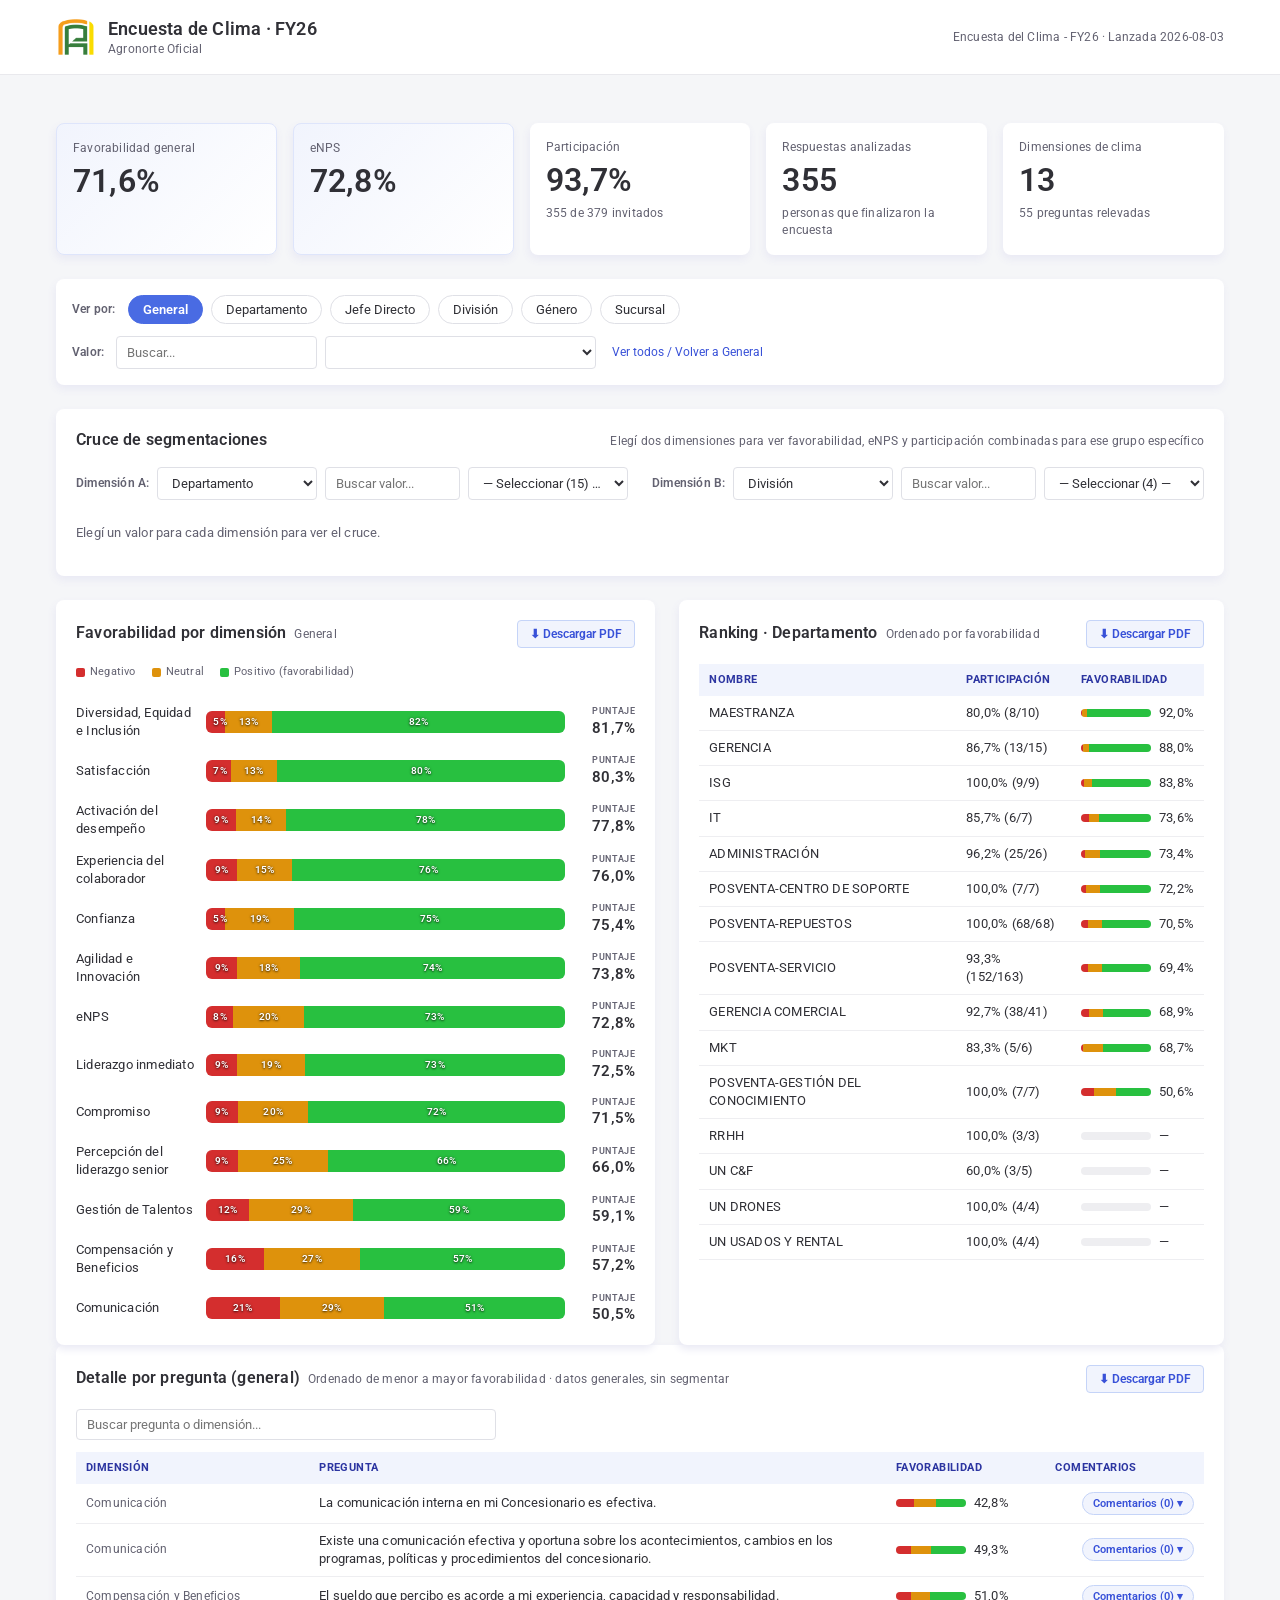
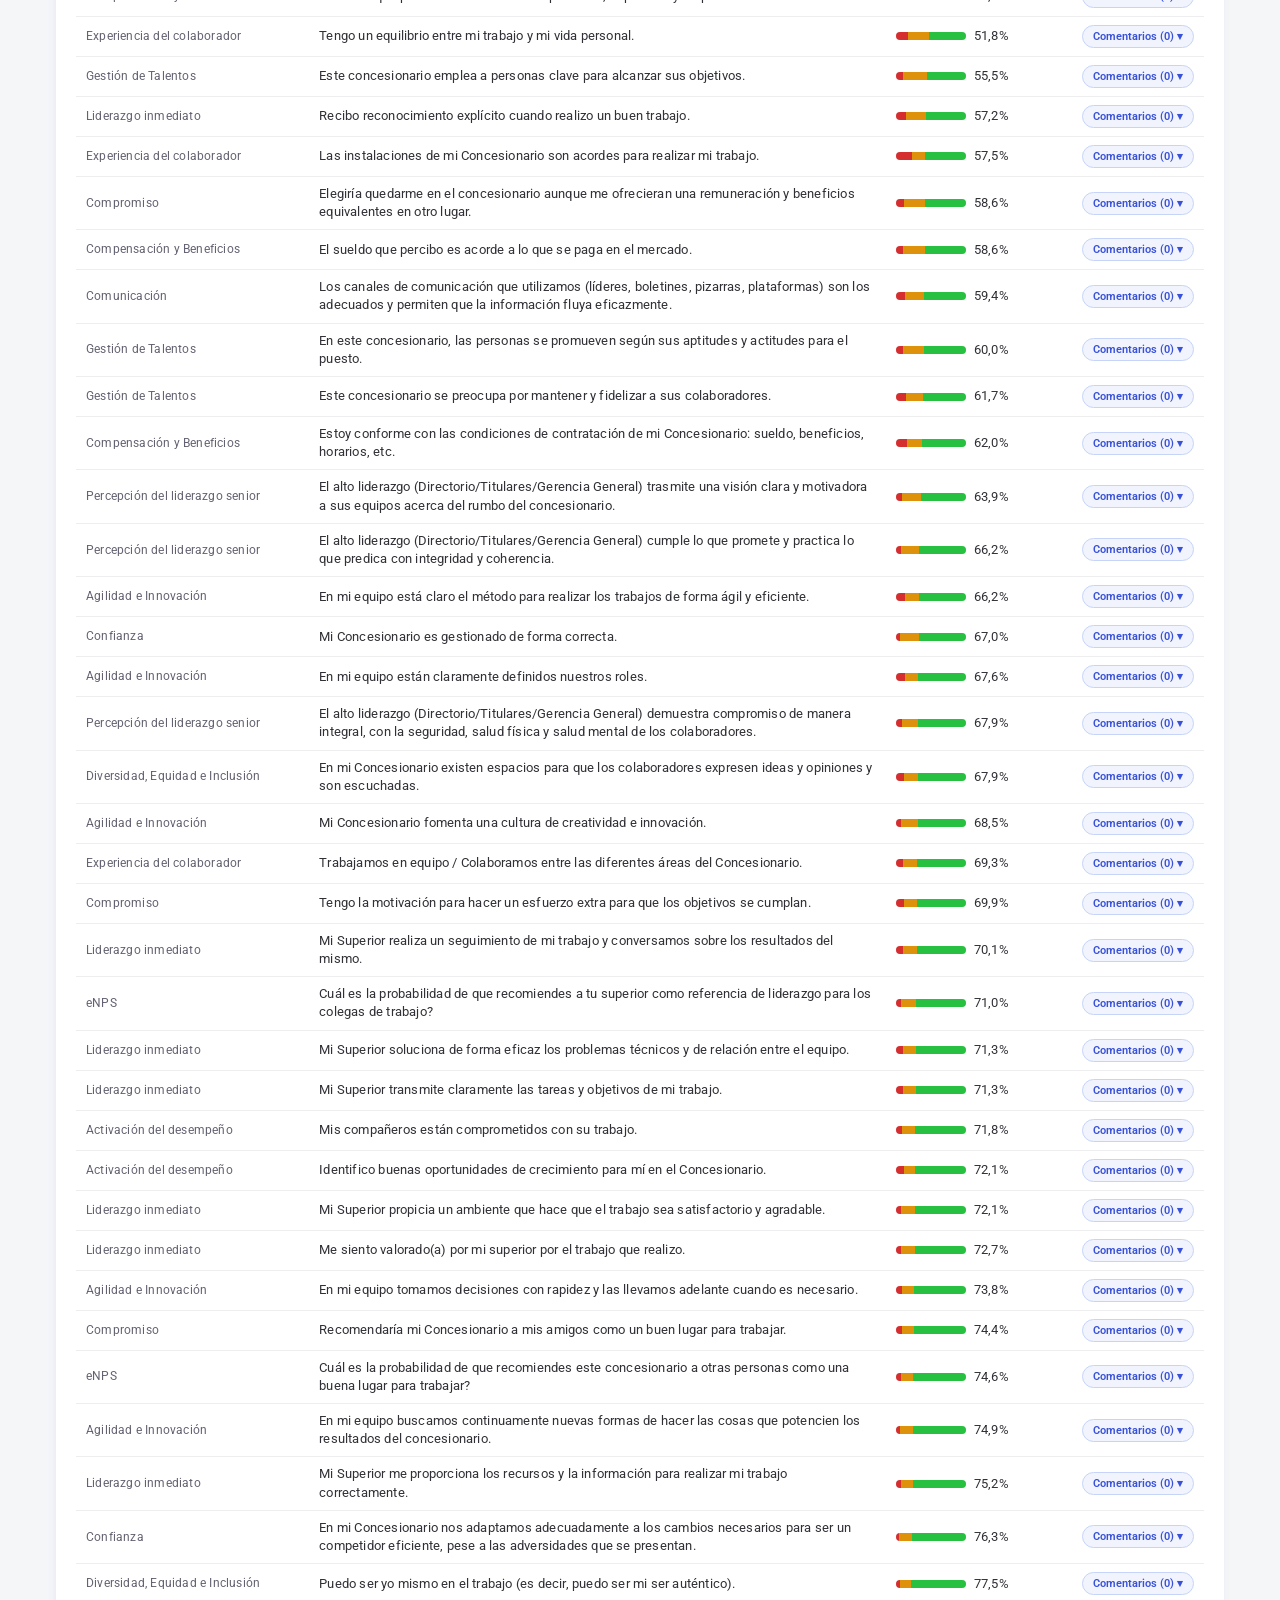
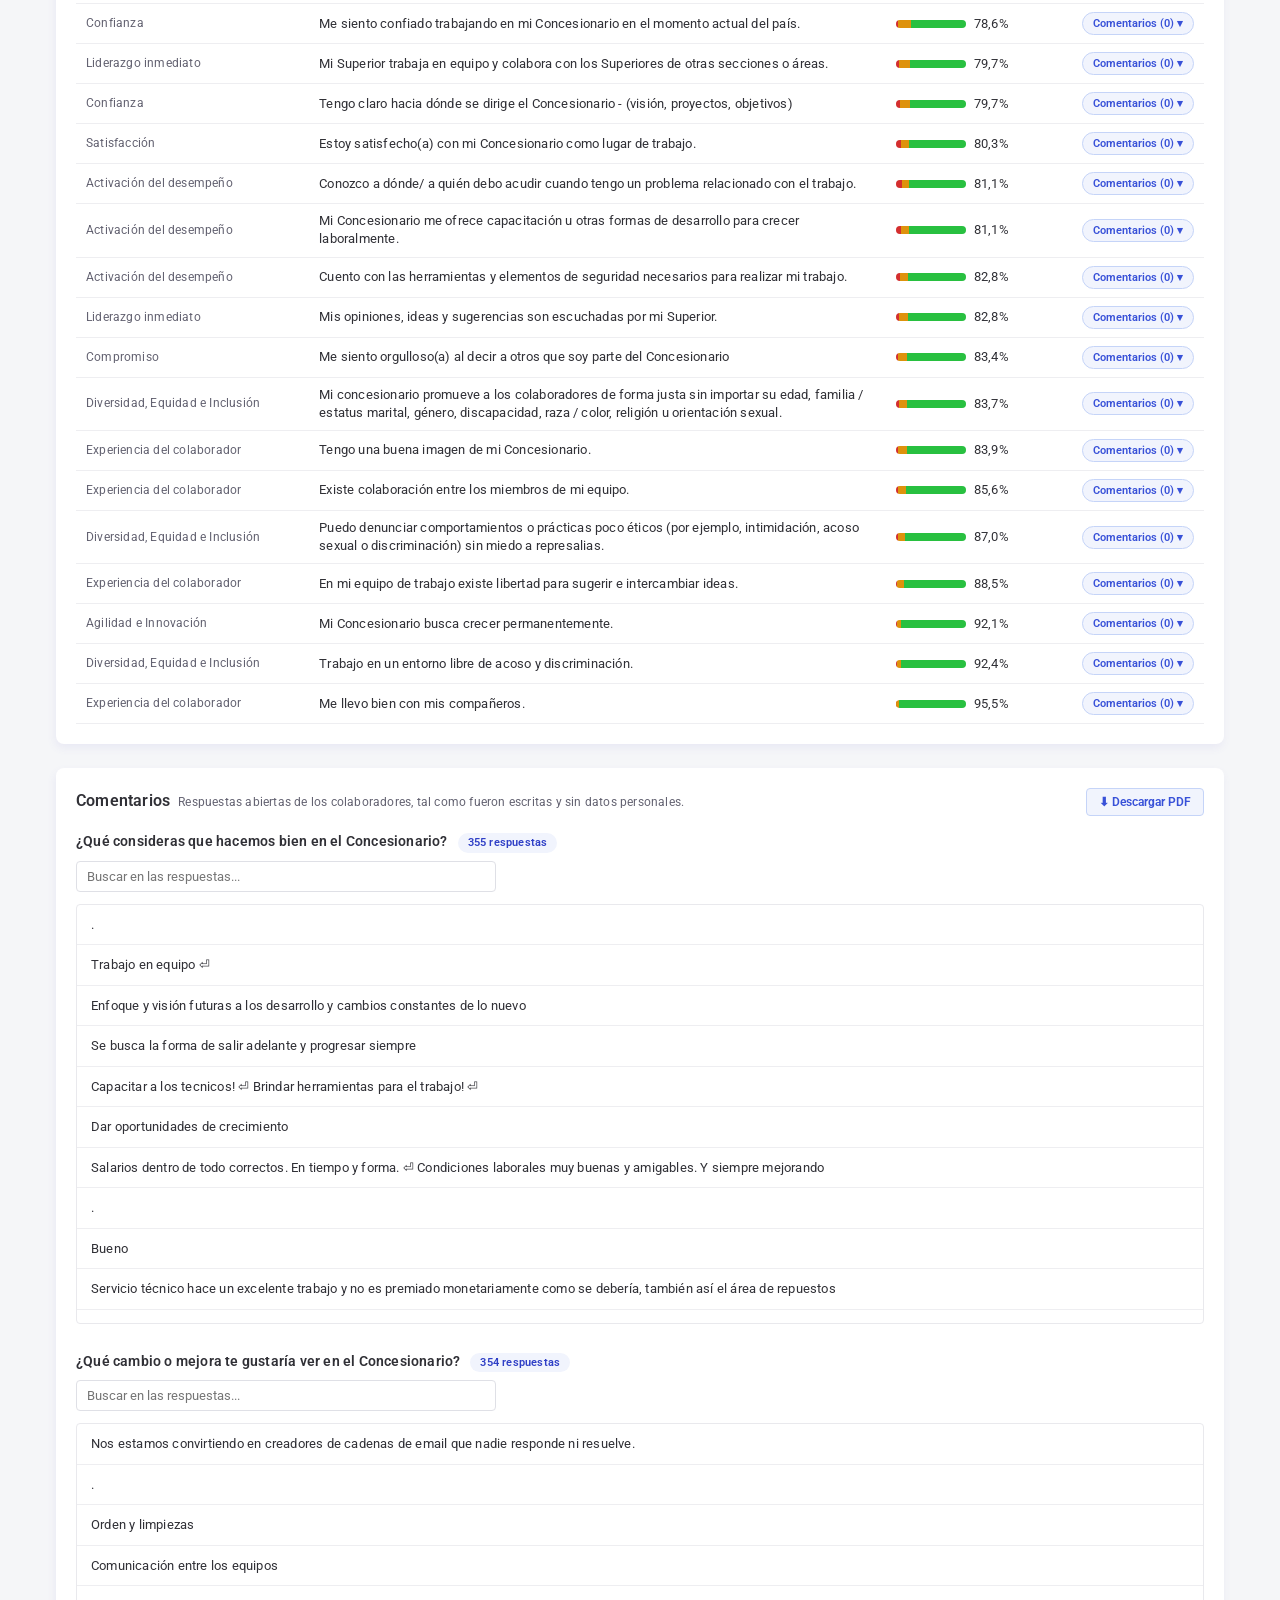
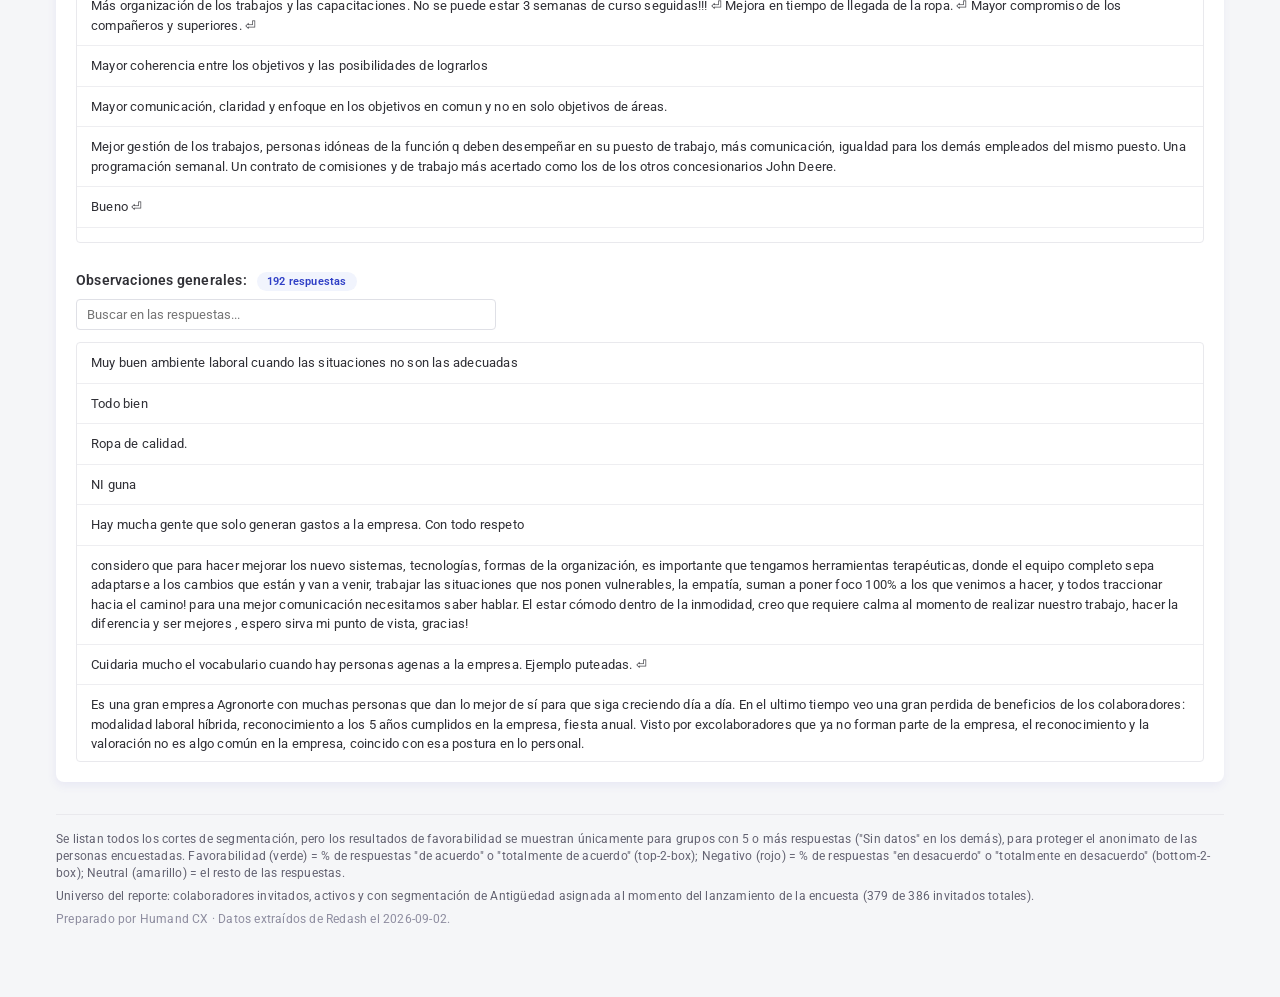
<file: index.html>
<!DOCTYPE html>
<html lang="es">
<head>
<meta charset="UTF-8">
<meta name="viewport" content="width=device-width, initial-scale=1.0">
<title>Encuesta de Clima 2026 · Agronorte</title>
<meta name="description" content="Reporte de resultados de la Encuesta de Clima 2026 de Agronorte, segmentado por departamento, jefe directo y otras segmentaciones.">
<link rel="preconnect" href="https://fonts.googleapis.com">
<link rel="preconnect" href="https://fonts.gstatic.com" crossorigin>
<link href="https://fonts.googleapis.com/css2?family=Roboto:wght@400;600&display=swap" rel="stylesheet">
<link rel="stylesheet" href="styles.css">
<link rel="icon" href="assets/agronorte-logo.png">
<script src="assets/vendor/html2canvas.min.js"></script>
<script src="assets/vendor/jspdf.umd.min.js"></script>
</head>
<body>

<header class="topbar">
  <div class="topbar-inner">
    <div class="brand">
      <img class="brand-mark" src="assets/agronorte-logo.png" alt="Agronorte" aria-hidden="true">
      <div>
        <div class="brand-title">Encuesta de Clima · FY26</div>
        <div class="brand-subtitle" id="instanceName">Agronorte Oficial</div>
      </div>
    </div>
    <div class="topbar-meta" id="topbarMeta"></div>
  </div>
</header>

<main class="page">

  <section class="kpis" id="kpiRow" aria-label="Indicadores generales"></section>

  <section class="filters" aria-label="Filtros de segmentación">
    <div class="filters-row">
      <span class="filters-label">Ver por:</span>
      <div class="chip-group" id="dimChips" role="tablist"></div>
    </div>
    <div class="filters-row" id="valueRow" hidden>
      <span class="filters-label" id="valueLabel">Valor:</span>
      <div class="value-picker">
        <input type="text" id="valueSearch" class="value-search" placeholder="Buscar..." autocomplete="off">
        <select id="valueSelect" class="value-select" size="1"></select>
      </div>
      <button class="btn-clear" id="btnClearFilter" type="button">Ver todos / Volver a General</button>
    </div>
  </section>

  <section class="panel" id="selectionPanel" aria-label="Resultado de la selección" hidden>
    <div class="panel-head">
      <h2 id="selectionTitle">—</h2>
      <span class="badge" id="selectionBadge"></span>
      <button class="btn-download" id="btnDownloadPdf" type="button">⬇ Descargar PDF</button>
    </div>
    <div class="selection-kpis" id="selectionKpis"></div>
  </section>

  <section class="panel cross-panel" aria-label="Cruce de segmentaciones">
    <div class="panel-head">
      <h2>Cruce de segmentaciones</h2>
      <span class="hint">Elegí dos dimensiones para ver favorabilidad, eNPS y participación combinadas para ese grupo específico</span>
    </div>
    <div class="cross-controls">
      <div class="cross-dim">
        <span class="filters-label">Dimensión A:</span>
        <select id="crossDimA" class="value-select"></select>
        <div class="value-picker">
          <input type="text" id="crossValASearch" class="value-search" placeholder="Buscar valor..." autocomplete="off">
          <select id="crossValA" class="value-select"></select>
        </div>
      </div>
      <div class="cross-dim">
        <span class="filters-label">Dimensión B:</span>
        <select id="crossDimB" class="value-select"></select>
        <div class="value-picker">
          <input type="text" id="crossValBSearch" class="value-search" placeholder="Buscar valor..." autocomplete="off">
          <select id="crossValB" class="value-select"></select>
        </div>
      </div>
    </div>
    <div id="crossResult" class="cross-result"></div>
  </section>

  <section class="grid-2col">
    <div class="panel" aria-label="Favorabilidad por dimensión de clima">
      <div class="panel-head">
        <h2>Favorabilidad por dimensión</h2>
        <span class="hint" id="topicHint">General</span>
        <button class="btn-download" id="btnDownloadTopics" type="button">⬇ Descargar PDF</button>
      </div>
      <div class="bars" id="topicBars"></div>
    </div>

    <div class="panel" aria-label="Ranking dentro del filtro seleccionado">
      <div class="panel-head">
        <h2 id="rankingTitle">Ranking · Departamento</h2>
        <span class="hint">Ordenado por favorabilidad</span>
        <button class="btn-download" id="btnDownloadRanking" type="button">⬇ Descargar PDF</button>
      </div>
      <div class="table-wrap">
        <table class="rank-table" id="rankTable">
          <thead>
            <tr>
              <th>Nombre</th>
              <th>Participación</th>
              <th>Favorabilidad</th>
            </tr>
          </thead>
          <tbody id="rankTableBody"></tbody>
        </table>
      </div>
    </div>
  </section>

  <section class="panel" aria-label="Detalle por pregunta">
    <div class="panel-head">
      <h2>Detalle por pregunta (general)</h2>
      <span class="hint">Ordenado de menor a mayor favorabilidad · datos generales, sin segmentar</span>
      <button class="btn-download" id="btnDownloadQuestions" type="button">⬇ Descargar PDF</button>
    </div>
    <div class="qfilter">
      <input type="text" id="questionSearch" class="value-search" placeholder="Buscar pregunta o dimensión...">
    </div>
    <div class="table-wrap">
      <table class="rank-table questions-table" id="questionsTable">
        <thead>
          <tr>
            <th>Dimensión</th>
            <th>Pregunta</th>
            <th>Favorabilidad</th>
            <th>Comentarios</th>
          </tr>
        </thead>
        <tbody id="questionsTableBody"></tbody>
      </table>
    </div>
  </section>

  <section class="panel" aria-label="Comentarios de la encuesta">
    <div class="panel-head">
      <h2>Comentarios</h2>
      <span class="hint">Respuestas abiertas de los colaboradores, tal como fueron escritas y sin datos personales.</span>
      <button class="btn-download" id="btnDownloadComments" type="button">⬇ Descargar PDF</button>
    </div>
    <div id="commentsBlocks"></div>
  </section>

  <footer class="page-footer">
    <p id="footerAnonimatoNote">Se listan todos los cortes de segmentación, pero los resultados de favorabilidad se muestran únicamente para grupos con 5 o más respuestas ("Sin datos" en los demás), para proteger el anonimato de las personas encuestadas. Favorabilidad (verde) = % de respuestas "de acuerdo" o "totalmente de acuerdo" (top-2-box); Negativo (rojo) = % de respuestas "en desacuerdo" o "totalmente en desacuerdo" (bottom-2-box); Neutral (amarillo) = el resto de las respuestas.</p>
    <p>Universo del reporte: colaboradores invitados, activos y con segmentación de Antigüedad asignada al momento del lanzamiento de la encuesta (379 de 386 invitados totales).</p>
    <p class="footer-credit">Preparado por Humand CX · Datos extraídos de Redash el <span id="generatedAt"></span>.</p>
  </footer>

</main>

<script src="app.js"></script>
</body>
</html>
</file>
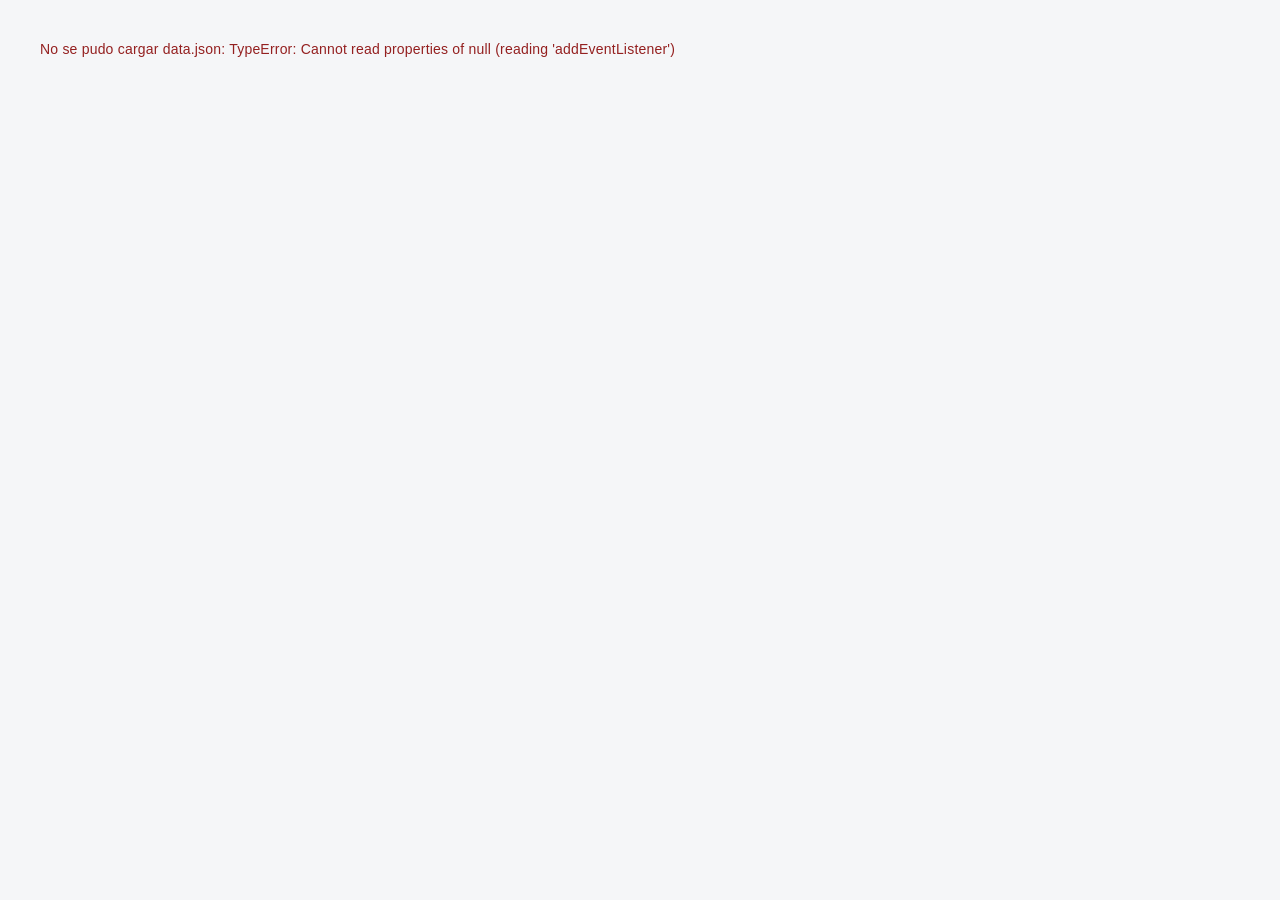
<file: index_1.html>
<!DOCTYPE html>
<html lang="es">
<head>
<meta charset="UTF-8">
<meta name="viewport" content="width=device-width, initial-scale=1.0">
<title>Encuesta de Clima 2026 · Agronorte</title>
<meta name="description" content="Reporte de resultados de la Encuesta de Clima 2026 de Agronorte, segmentado por departamento, jefe directo y otras segmentaciones.">
<link rel="preconnect" href="https://fonts.googleapis.com">
<link rel="preconnect" href="https://fonts.gstatic.com" crossorigin>
<link href="https://fonts.googleapis.com/css2?family=Roboto:wght@400;600&display=swap" rel="stylesheet">
<link rel="stylesheet" href="styles.css">
<link rel="icon" href="data:image/svg+xml,<svg xmlns=%22http://www.w3.org/2000/svg%22 viewBox=%220 0 100 100%22><text y=%22.9em%22 font-size=%2290%22>🌤️</text></svg>">
</head>
<body>

<header class="topbar">
  <div class="topbar-inner">
    <div class="brand">
      <span class="brand-mark" aria-hidden="true"></span>
      <div>
        <div class="brand-title">Encuesta de Clima · FY26</div>
        <div class="brand-subtitle" id="instanceName">Agronorte Oficial</div>
      </div>
    </div>
    <div class="topbar-meta" id="topbarMeta"></div>
  </div>
</header>

<main class="page">

  <section class="kpis" id="kpiRow" aria-label="Indicadores generales"></section>

  <section class="filters" aria-label="Filtros de segmentación">
    <div class="filters-row">
      <span class="filters-label">Ver por:</span>
      <div class="chip-group" id="dimChips" role="tablist"></div>
    </div>
    <div class="filters-row" id="valueRow" hidden>
      <span class="filters-label" id="valueLabel">Valor:</span>
      <div class="value-picker">
        <input type="text" id="valueSearch" class="value-search" placeholder="Buscar..." autocomplete="off">
        <select id="valueSelect" class="value-select" size="1"></select>
      </div>
      <button class="btn-clear" id="btnClearFilter" type="button">Ver todos / Volver a General</button>
    </div>
  </section>

  <section class="panel" id="selectionPanel" aria-label="Resultado de la selección" hidden>
    <div class="panel-head">
      <h2 id="selectionTitle">—</h2>
      <span class="badge" id="selectionBadge"></span>
    </div>
    <div class="selection-kpis" id="selectionKpis"></div>
  </section>

  <section class="grid-2col">
    <div class="panel" aria-label="Favorabilidad por dimensión de clima">
      <div class="panel-head">
        <h2>Favorabilidad por dimensión</h2>
        <span class="hint" id="topicHint">General</span>
      </div>
      <div class="bars" id="topicBars"></div>
    </div>

    <div class="panel" aria-label="Ranking dentro del filtro seleccionado">
      <div class="panel-head">
        <h2 id="rankingTitle">Ranking · Departamento</h2>
        <span class="hint">Ordenado por favorabilidad</span>
      </div>
      <div class="table-wrap">
        <table class="rank-table" id="rankTable">
          <thead>
            <tr>
              <th>Nombre</th>
              <th>Participación</th>
              <th>Favorabilidad</th>
            </tr>
          </thead>
          <tbody id="rankTableBody"></tbody>
        </table>
      </div>
    </div>
  </section>

  <section class="panel" aria-label="Detalle por pregunta">
    <div class="panel-head">
      <h2>Detalle por pregunta (general)</h2>
      <span class="hint">Ordenado de menor a mayor favorabilidad · datos generales, sin segmentar</span>
    </div>
    <div class="qfilter">
      <input type="text" id="questionSearch" class="value-search" placeholder="Buscar pregunta o dimensión...">
    </div>
    <div class="table-wrap">
      <table class="rank-table questions-table" id="questionsTable">
        <thead>
          <tr>
            <th>Dimensión</th>
            <th>Pregunta</th>
            <th>Favorabilidad</th>
          </tr>
        </thead>
        <tbody id="questionsTableBody"></tbody>
      </table>
    </div>
  </section>

  <footer class="page-footer">
    <p>Los resultados segmentados se muestran únicamente para grupos con 3 o más respuestas, para proteger el anonimato de las personas encuestadas. Favorabilidad = % de respuestas "de acuerdo" o "totalmente de acuerdo" (top-2-box) sobre el total de respuestas de cada pregunta.</p>
    <p class="footer-credit">Preparado por Humand CX · Datos extraídos de Redash el <span id="generatedAt"></span>.</p>
  </footer>

</main>

<script src="app.js"></script>
</body>
</html>
</file>
<file: styles.css>
:root {
  --humand-50:#f1f4fd; --humand-100:#dee5fb; --humand-200:#c5d4f8; --humand-300:#9db8f3;
  --humand-400:#6f93eb; --humand-500:#496be3; --humand-600:#3851d8; --humand-700:#2f3fc6;
  --humand-800:#2c35a1; --humand-900:#29317f;

  --grey-50:#f5f6f8; --grey-100:#eeeef1; --grey-150:#e9e9ed; --grey-200:#dfe0e6;
  --grey-300:#cbcdd6; --grey-400:#b5b6c4; --grey-500:#aaaaba; --grey-600:#8d8c9f;
  --grey-700:#79788a; --grey-800:#636271; --grey-900:#53525d; --grey-950:#303036;

  --green-100:#e6fbe9; --green-600:#28c040; --green-800:#227831;
  --yellow-100:#fcf7ce; --yellow-600:#de920c; --yellow-800:#935214; --yellow-900:#7e4417;
  --red-100:#fde3e3; --red-600:#d42e2e; --red-800:#942020;

  --text-default: var(--grey-950);
  --text-lighter: var(--grey-800);
  --bg-page: var(--grey-50);
  --bg-card: #ffffff;

  --shadow-4dp: -1px 4px 8px 0px rgba(233,233,244,1);
  --shadow-8dp: -1px 8px 16px 0px rgba(170,170,186,0.45);

  --radius-s: 4px; --radius-m: 8px; --radius-l: 16px;
}

* { box-sizing: border-box; }

html, body {
  margin: 0;
  padding: 0;
  background: var(--bg-page);
  color: var(--text-default);
  font-family: 'Roboto', -apple-system, BlinkMacSystemFont, sans-serif;
  font-size: 14px;
  line-height: 1.4;
  letter-spacing: 0.2px;
}

h1, h2, h3 { font-weight: 600; margin: 0; color: var(--text-default); }

.page {
  max-width: 1200px;
  margin: 0 auto;
  padding: 24px 16px 64px;
}

/* Topbar */
.topbar {
  background: var(--bg-card);
  border-bottom: 1px solid var(--grey-150);
}
.topbar-inner {
  max-width: 1200px;
  margin: 0 auto;
  padding: 16px;
  display: flex;
  align-items: center;
  justify-content: space-between;
  flex-wrap: wrap;
  gap: 8px;
}
.brand { display: flex; align-items: center; gap: 12px; }
.brand-mark {
  width: 40px; height: 40px;
  object-fit: contain;
  display: inline-block; flex-shrink: 0;
}
.brand-title { font-weight: 600; font-size: 18px; color: var(--text-default); }
.brand-subtitle { font-size: 12px; color: var(--text-lighter); }
.topbar-meta { font-size: 12px; color: var(--text-lighter); text-align: right; }

/* KPIs */
.kpis {
  display: grid;
  grid-template-columns: repeat(5, 1fr);
  gap: 16px;
  margin: 24px 0;
}
@media (max-width: 900px) { .kpis { grid-template-columns: repeat(3, 1fr); } }
@media (max-width: 560px) { .kpis { grid-template-columns: repeat(2, 1fr); } }

.kpi-card.kpi-primary { background: linear-gradient(135deg, var(--humand-50), var(--bg-card)); border: 1px solid var(--humand-100); }

.kpi-card {
  background: var(--bg-card);
  border-radius: var(--radius-m);
  box-shadow: var(--shadow-4dp);
  padding: 16px;
}
.kpi-label { font-size: 12px; color: var(--text-lighter); margin-bottom: 4px; }
.kpi-value { font-size: 32px; font-weight: 600; line-height: 1.3; }
.kpi-sub { font-size: 12px; color: var(--text-lighter); margin-top: 4px; }

/* Filters */
.filters {
  background: var(--bg-card);
  border-radius: var(--radius-m);
  box-shadow: var(--shadow-4dp);
  padding: 16px;
  margin-bottom: 24px;
}
.filters-row {
  display: flex;
  align-items: center;
  gap: 12px;
  flex-wrap: wrap;
}
.filters-row + .filters-row { margin-top: 12px; }
.filters-label { font-size: 12px; color: var(--text-lighter); font-weight: 600; white-space: nowrap; }

.chip-group { display: flex; gap: 8px; flex-wrap: wrap; }
.chip {
  border: 1px solid var(--grey-200);
  background: var(--bg-card);
  color: var(--text-default);
  border-radius: 999px;
  padding: 6px 14px;
  font-size: 13px;
  font-family: inherit;
  cursor: pointer;
  transition: background .15s, border-color .15s, color .15s;
}
.chip:hover { border-color: var(--humand-400); }
.chip[aria-selected="true"] {
  background: var(--humand-500);
  border-color: var(--humand-500);
  color: #fff;
  font-weight: 600;
}

.value-picker { display: flex; gap: 8px; flex: 1 1 220px; min-width: 0; max-width: 480px; }
.value-search, .value-select {
  font-family: inherit;
  font-size: 13px;
  border: 1px solid var(--grey-200);
  border-radius: var(--radius-s);
  padding: 7px 10px;
  color: var(--text-default);
  background: var(--bg-card);
}
.value-search { flex: 1; min-width: 0; }
.value-select { flex: 1.4; min-width: 0; max-width: 100%; overflow: hidden; text-overflow: ellipsis; white-space: nowrap; }
.value-search:focus, .value-select:focus { outline: 2px solid var(--humand-300); border-color: var(--humand-500); }

.btn-clear {
  font-family: inherit;
  font-size: 12px;
  color: var(--humand-600);
  background: transparent;
  border: none;
  cursor: pointer;
  padding: 6px 4px;
  white-space: nowrap;
}
.btn-clear:hover { text-decoration: underline; }

/* Panels */
.panel {
  background: var(--bg-card);
  border-radius: var(--radius-m);
  box-shadow: var(--shadow-4dp);
  padding: 20px;
  margin-bottom: 24px;
}
.panel-head {
  display: flex;
  align-items: baseline;
  justify-content: space-between;
  gap: 8px;
  margin-bottom: 16px;
  flex-wrap: wrap;
}
.panel-head h2 { font-size: 16px; }
.hint { font-size: 12px; color: var(--text-lighter); }

.grid-2col {
  display: grid;
  grid-template-columns: 1.1fr 1fr;
  gap: 24px;
}
@media (max-width: 900px) { .grid-2col { grid-template-columns: 1fr; } }
.grid-2col .panel { margin-bottom: 0; }

/* Selection panel */
.selection-kpis {
  display: grid;
  grid-template-columns: repeat(4, 1fr);
  gap: 12px;
}
@media (max-width: 760px) { .selection-kpis { grid-template-columns: repeat(2, 1fr); } }
@media (max-width: 420px) { .selection-kpis { grid-template-columns: 1fr; } }

.badge {
  display: inline-flex;
  align-items: center;
  gap: 4px;
  border-radius: 999px;
  padding: 3px 10px;
  font-size: 12px;
  font-weight: 600;
}
.badge.good { background: var(--green-100); color: var(--green-800); }
.badge.watch { background: var(--yellow-100); color: var(--yellow-900); }
.badge.risk { background: var(--red-100); color: var(--red-800); }
.badge.na { background: var(--grey-100); color: var(--grey-800); }

.btn-download {
  margin-left: auto;
  font-family: inherit;
  font-size: 12px;
  font-weight: 600;
  color: var(--humand-600);
  background: var(--humand-50);
  border: 1px solid var(--humand-200);
  border-radius: var(--radius-s);
  padding: 6px 12px;
  cursor: pointer;
  transition: background .15s;
}
.btn-download:hover { background: var(--humand-100); }
.btn-download:disabled { opacity: .6; cursor: wait; }

/* Off-screen render target for PDF export */
.pdf-export-root {
  position: fixed;
  left: -10000px;
  top: 0;
  width: 760px;
  background: var(--bg-card);
  padding: 32px;
}
.pdf-export-root .pe-header { display: flex; align-items: center; gap: 12px; margin-bottom: 24px; }
.pdf-export-root .pe-mark { width: 40px; height: 40px; object-fit: contain; flex-shrink: 0; }
.pdf-export-root .pe-title { font-size: 18px; font-weight: 600; }
.pdf-export-root .pe-subtitle { font-size: 12px; color: var(--text-lighter); }
.pdf-export-root h1 { font-size: 20px; margin-bottom: 4px; }
.pdf-export-root .pe-kpis { display: grid; grid-template-columns: repeat(4, 1fr); gap: 12px; margin: 16px 0 24px; }
.pdf-export-root .pe-foot { margin-top: 24px; padding-top: 12px; border-top: 1px solid var(--grey-150); font-size: 10px; color: var(--text-lighter); }

/* Horizontal bars — segmented (negativo / neutral / favorabilidad), like the Redash reports */
.bars { display: flex; flex-direction: column; gap: 14px; }
.bar-row { display: grid; grid-template-columns: 1fr 3fr 60px; align-items: center; gap: 10px; }
.bar-row .bar-label { font-size: 13px; color: var(--text-default); }

.seg-track {
  position: relative;
  width: 100%;
  height: 22px;
  background: var(--grey-100);
  border-radius: 6px;
}
.seg-track.compact { height: 12px; }
.seg-fill {
  display: flex;
  position: absolute;
  inset: 0;
  border-radius: inherit;
  overflow: hidden;
}
.seg {
  min-width: 0;
  transition: width .3s ease;
}
.seg-neg { background: var(--red-600); }
.seg-neu { background: var(--yellow-600); }
.seg-fav { background: var(--green-600); }
.seg-labels {
  position: absolute;
  inset: 0;
  pointer-events: none;
}
.seg-label {
  position: absolute;
  top: 50%;
  transform: translate(-50%, -50%);
  font-size: 10px;
  font-weight: 600;
  color: #fff;
  padding: 0 3px;
  white-space: nowrap;
  text-shadow: 0 1px 2px rgba(0,0,0,.6), 0 0 3px rgba(0,0,0,.4);
}
.seg-track.compact .seg-labels { display: none; }

.bar-value { font-size: 15px; font-weight: 600; text-align: right; }
.bar-value .bar-value-tag { display: block; font-size: 9px; font-weight: 600; color: var(--text-lighter); text-transform: uppercase; letter-spacing: .4px; }
.bar-row.compact .seg-track { height: 8px; }

.seg-legend { display: flex; gap: 16px; flex-wrap: wrap; font-size: 11px; color: var(--text-lighter); margin-bottom: 10px; }
.seg-legend span { display: inline-flex; align-items: center; gap: 5px; }
.seg-legend i { width: 9px; height: 9px; border-radius: 2px; display: inline-block; }
.seg-legend .lg-neg { background: var(--red-600); }
.seg-legend .lg-neu { background: var(--yellow-600); }
.seg-legend .lg-fav { background: var(--green-600); }

/* Tables */
.table-wrap { overflow-x: auto; }
.rank-table { width: 100%; border-collapse: collapse; font-size: 13px; }
.rank-table thead th {
  text-align: left;
  font-size: 11px;
  text-transform: uppercase;
  letter-spacing: 0.4px;
  color: var(--humand-800);
  background: var(--humand-50);
  padding: 8px 10px;
  position: sticky; top: 0;
}
.rank-table tbody td { padding: 8px 10px; border-bottom: 1px solid var(--grey-100); vertical-align: middle; }
.rank-table tbody tr:hover { background: var(--grey-50); cursor: pointer; }
.rank-table .cell-fav { display: flex; align-items: center; gap: 8px; white-space: nowrap; }
.rank-table .mini-track { width: 70px; height: 8px; border-radius: 4px; display: flex; overflow: hidden; flex-shrink: 0; background: var(--grey-100); }
.rank-table .mini-seg-neg { background: var(--red-600); height: 100%; }
.rank-table .mini-seg-neu { background: var(--yellow-600); height: 100%; }
.rank-table .mini-seg-fav { background: var(--green-600); height: 100%; }
.rank-table .na-cell { color: var(--grey-500); }

.questions-table td.qtopic { color: var(--text-lighter); font-size: 12px; white-space: nowrap; }
.questions-table td.qtext { max-width: 480px; }
.questions-table td.qtoggle-cell { white-space: nowrap; text-align: right; }

.q-toggle {
  font-family: inherit;
  font-size: 11px;
  font-weight: 600;
  color: var(--humand-600);
  background: var(--humand-50);
  border: 1px solid var(--humand-200);
  border-radius: 999px;
  padding: 4px 10px;
  cursor: pointer;
  white-space: nowrap;
  transition: background .15s;
}
.q-toggle:hover { background: var(--humand-100); }

.q-detail-row td {
  background: var(--grey-50);
  border-bottom: 1px solid var(--grey-100);
  padding: 12px 16px;
}

.qfilter { margin-bottom: 12px; display: flex; align-items: center; gap: 12px; flex-wrap: wrap; }
.qfilter .value-search { width: 100%; max-width: 420px; }

/* Comentarios (respuestas abiertas) */
.comments-block { margin-bottom: 28px; }
.comments-block:last-child { margin-bottom: 0; }
.comments-block-head {
  display: flex;
  align-items: baseline;
  gap: 10px;
  flex-wrap: wrap;
  margin-bottom: 8px;
}
.comments-block-head h3 { font-size: 14px; }
.comments-count-badge {
  font-size: 11px;
  font-weight: 600;
  color: var(--humand-700);
  background: var(--humand-50);
  border-radius: 999px;
  padding: 2px 10px;
}
.comments-shown-hint { white-space: nowrap; }

.comments-list {
  list-style: none;
  margin: 0;
  padding: 0;
}
.comments-list.scroll {
  max-height: 420px;
  overflow-y: auto;
  border: 1px solid var(--grey-150);
  border-radius: var(--radius-s);
}
.comment-item {
  font-size: 13px;
  line-height: 1.5;
  padding: 10px 14px;
  border-bottom: 1px solid var(--grey-100);
}
.comment-item:last-child { border-bottom: none; }
.q-detail-row .comments-list { border: 1px solid var(--grey-150); border-radius: var(--radius-s); background: var(--bg-card); }

.comments-empty { color: var(--text-lighter); font-size: 13px; }

.page-footer {
  margin-top: 32px;
  padding-top: 16px;
  border-top: 1px solid var(--grey-150);
  font-size: 12px;
  color: var(--text-lighter);
}
.page-footer p { margin: 0 0 6px; }
.footer-credit { color: var(--grey-600); }

.empty-note { color: var(--text-lighter); font-size: 13px; padding: 8px 0; }

.cross-controls { display: flex; gap: 24px; flex-wrap: wrap; margin-bottom: 16px; }
.cross-dim { display: flex; align-items: center; gap: 8px; flex-wrap: wrap; flex: 1 1 320px; }
.cross-dim .value-select:first-of-type { flex: 0 0 160px; max-width: 160px; }
.cross-dim .value-picker { flex: 1 1 240px; }
.cross-result { min-height: 40px; }
.cross-title { font-size: 15px; font-weight: 600; margin-bottom: 8px; }
.cross-compare { display: flex; gap: 16px; flex-wrap: wrap; margin-top: 10px; }

@media (max-width: 520px) {
  .bar-row { grid-template-columns: 1fr; gap: 4px; }
  .bar-row .bar-value { text-align: left; }
  .panel-head { flex-direction: column; align-items: flex-start; gap: 4px; }
}
</file>
